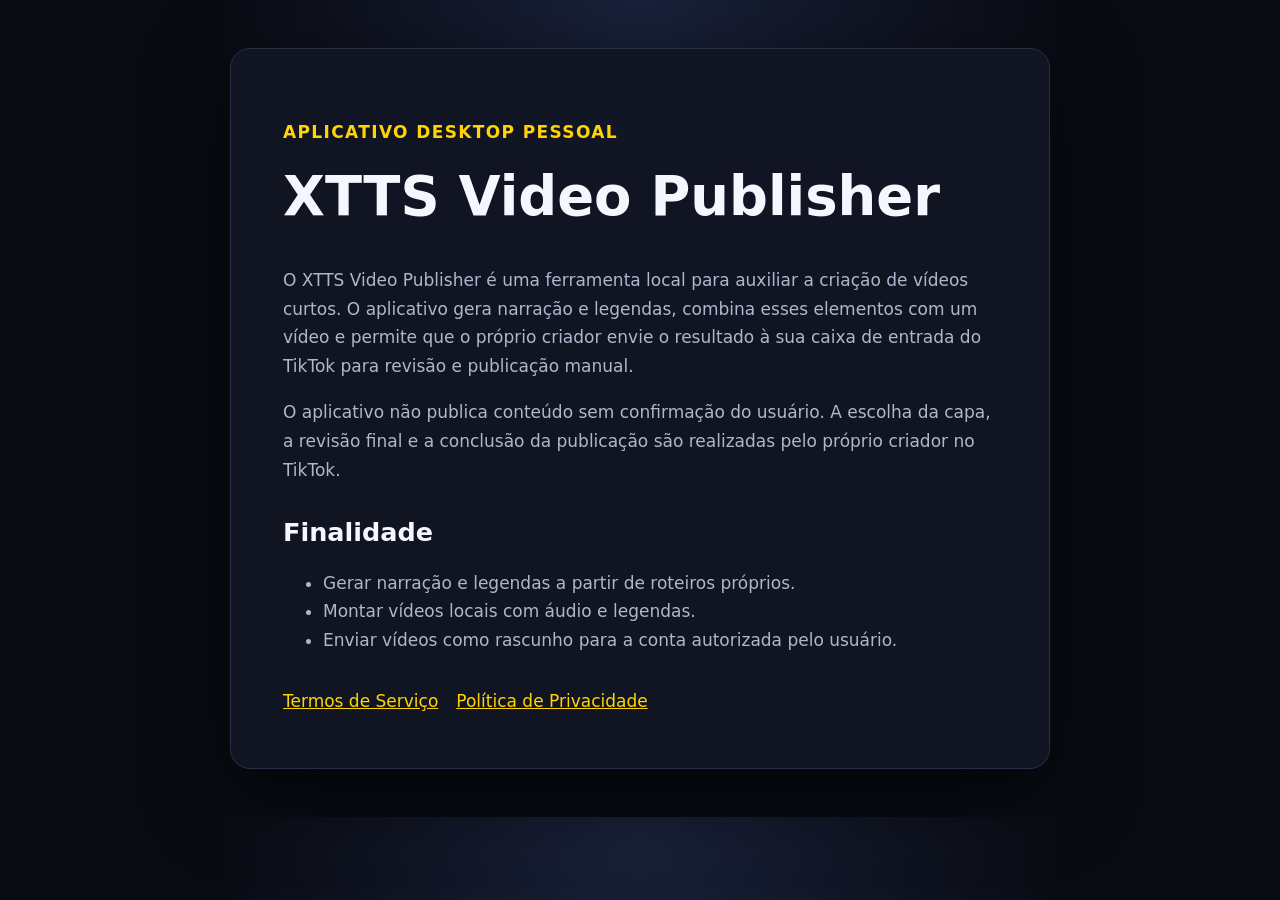
<file: index.html>
<!doctype html>
<html lang="pt-BR">
<head>
  <meta charset="utf-8">
  <meta name="viewport" content="width=device-width, initial-scale=1">
  <meta name="description" content="Página oficial do XTTS Video Publisher.">
  <title>XTTS Video Publisher</title>
  <link rel="stylesheet" href="style.css">
</head>
<body>
  <main>
    <p class="tag">Aplicativo desktop pessoal</p>
    <h1>XTTS Video Publisher</h1>
    <p>
      O XTTS Video Publisher é uma ferramenta local para auxiliar a criação de
      vídeos curtos. O aplicativo gera narração e legendas, combina esses
      elementos com um vídeo e permite que o próprio criador envie o resultado
      à sua caixa de entrada do TikTok para revisão e publicação manual.
    </p>
    <p>
      O aplicativo não publica conteúdo sem confirmação do usuário. A escolha
      da capa, a revisão final e a conclusão da publicação são realizadas pelo
      próprio criador no TikTok.
    </p>
    <h2>Finalidade</h2>
    <ul>
      <li>Gerar narração e legendas a partir de roteiros próprios.</li>
      <li>Montar vídeos locais com áudio e legendas.</li>
      <li>Enviar vídeos como rascunho para a conta autorizada pelo usuário.</li>
    </ul>
    <nav aria-label="Documentos legais">
      <a href="termos.html">Termos de Serviço</a>
      <a href="privacidade.html">Política de Privacidade</a>
    </nav>
  </main>
</body>
</html>
</file>
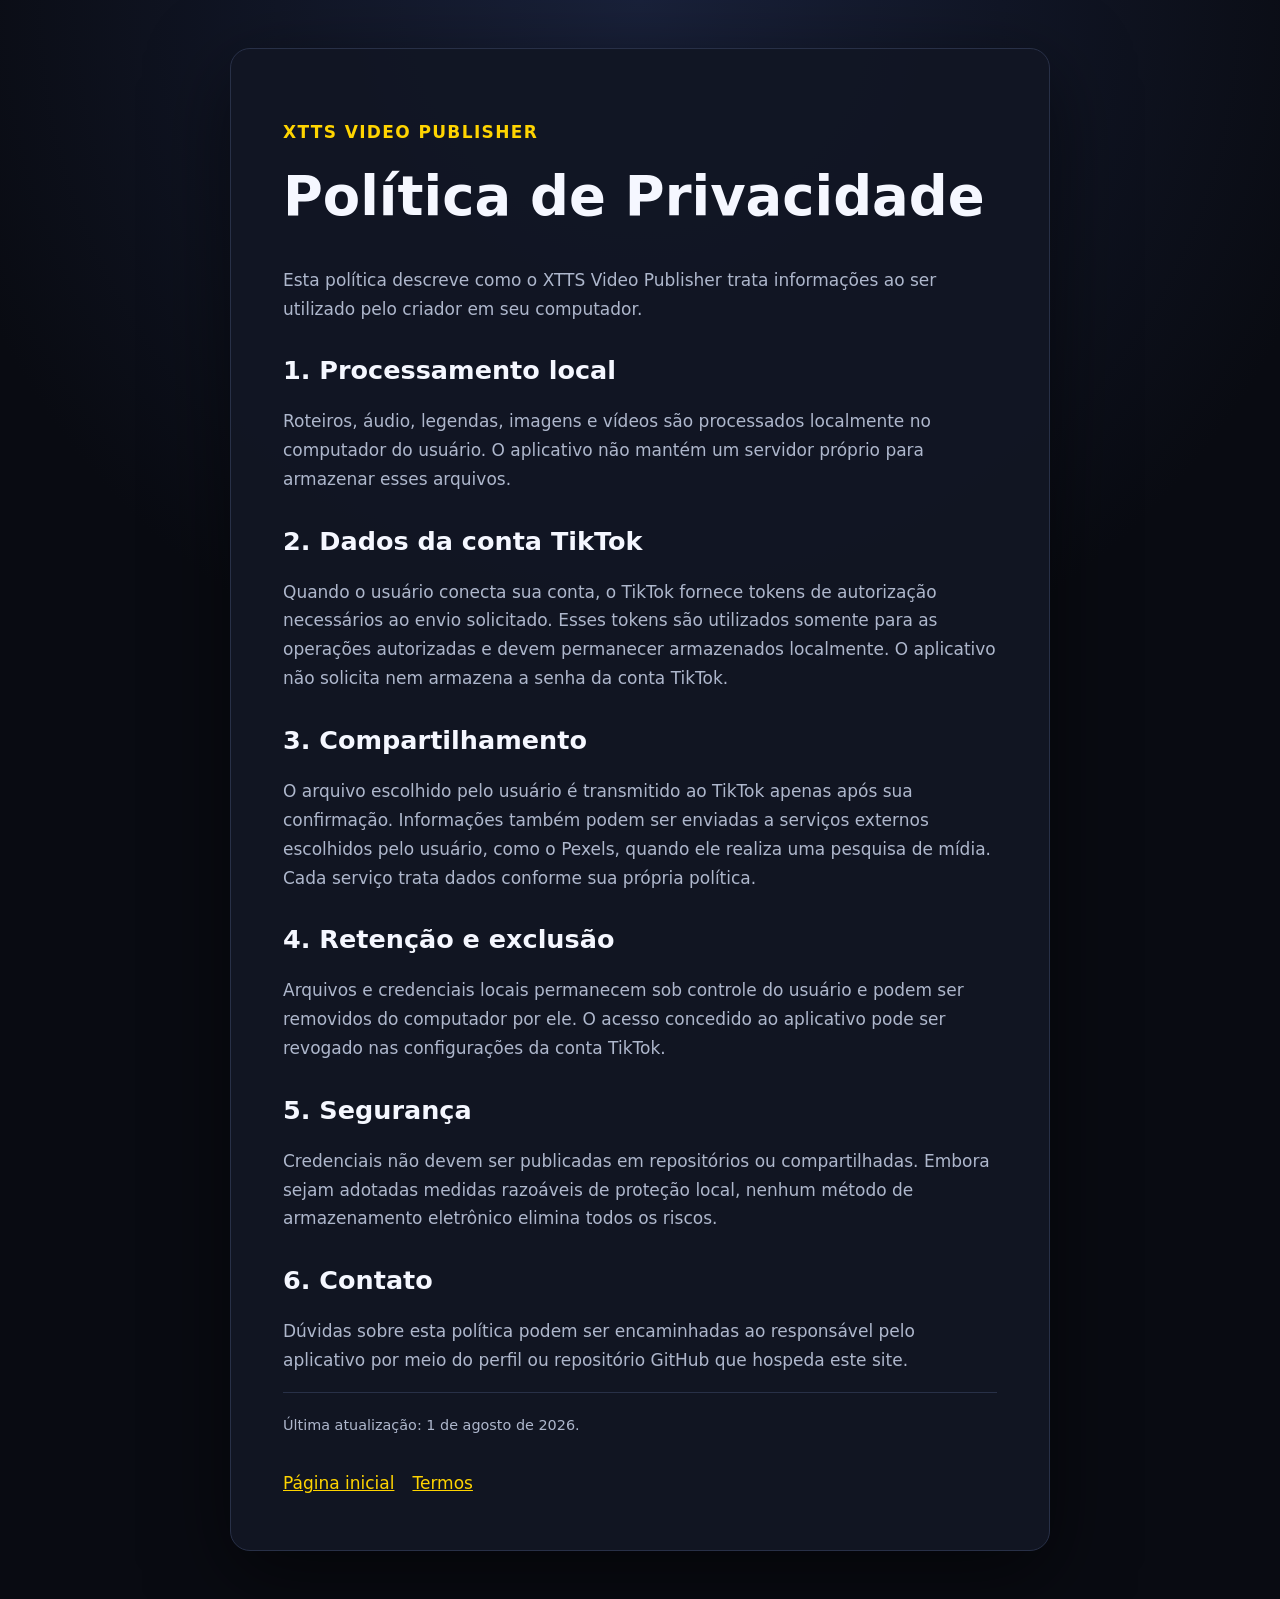
<file: privacidade.html>
<!doctype html>
<html lang="pt-BR">
<head>
  <meta charset="utf-8">
  <meta name="viewport" content="width=device-width, initial-scale=1">
  <meta name="description" content="Política de Privacidade do XTTS Video Publisher.">
  <title>Política de Privacidade — XTTS Video Publisher</title>
  <link rel="stylesheet" href="style.css">
</head>
<body>
  <main>
    <p class="tag">XTTS Video Publisher</p>
    <h1>Política de Privacidade</h1>
    <p>
      Esta política descreve como o XTTS Video Publisher trata informações ao
      ser utilizado pelo criador em seu computador.
    </p>

    <h2>1. Processamento local</h2>
    <p>
      Roteiros, áudio, legendas, imagens e vídeos são processados localmente no
      computador do usuário. O aplicativo não mantém um servidor próprio para
      armazenar esses arquivos.
    </p>

    <h2>2. Dados da conta TikTok</h2>
    <p>
      Quando o usuário conecta sua conta, o TikTok fornece tokens de autorização
      necessários ao envio solicitado. Esses tokens são utilizados somente para
      as operações autorizadas e devem permanecer armazenados localmente. O
      aplicativo não solicita nem armazena a senha da conta TikTok.
    </p>

    <h2>3. Compartilhamento</h2>
    <p>
      O arquivo escolhido pelo usuário é transmitido ao TikTok apenas após sua
      confirmação. Informações também podem ser enviadas a serviços externos
      escolhidos pelo usuário, como o Pexels, quando ele realiza uma pesquisa de
      mídia. Cada serviço trata dados conforme sua própria política.
    </p>

    <h2>4. Retenção e exclusão</h2>
    <p>
      Arquivos e credenciais locais permanecem sob controle do usuário e podem
      ser removidos do computador por ele. O acesso concedido ao aplicativo pode
      ser revogado nas configurações da conta TikTok.
    </p>

    <h2>5. Segurança</h2>
    <p>
      Credenciais não devem ser publicadas em repositórios ou compartilhadas.
      Embora sejam adotadas medidas razoáveis de proteção local, nenhum método
      de armazenamento eletrônico elimina todos os riscos.
    </p>

    <h2>6. Contato</h2>
    <p>
      Dúvidas sobre esta política podem ser encaminhadas ao responsável pelo
      aplicativo por meio do perfil ou repositório GitHub que hospeda este site.
    </p>

    <p class="updated">Última atualização: 1 de agosto de 2026.</p>
    <nav><a href="index.html">Página inicial</a><a href="termos.html">Termos</a></nav>
  </main>
</body>
</html>
</file>
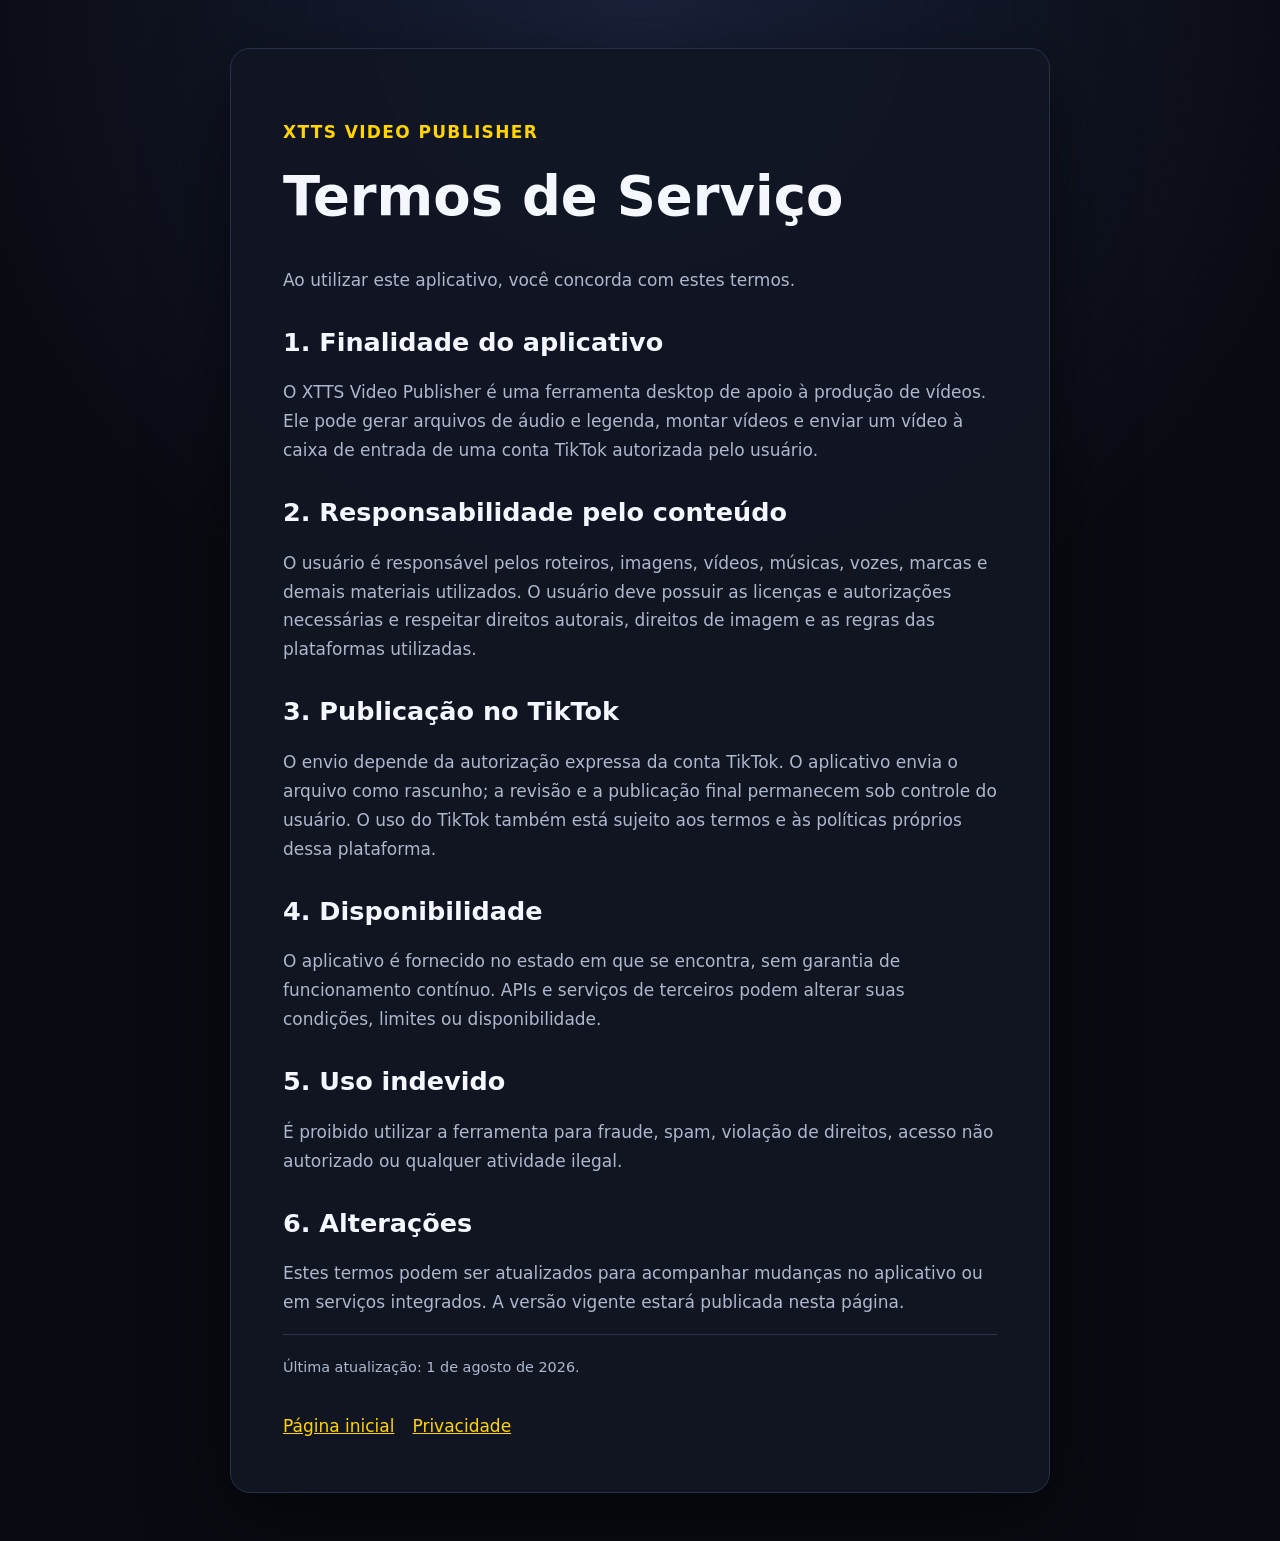
<file: termos.html>
<!doctype html>
<html lang="pt-BR">
<head>
  <meta charset="utf-8">
  <meta name="viewport" content="width=device-width, initial-scale=1">
  <meta name="description" content="Termos de Serviço do XTTS Video Publisher.">
  <title>Termos de Serviço — XTTS Video Publisher</title>
  <link rel="stylesheet" href="style.css">
</head>
<body>
  <main>
    <p class="tag">XTTS Video Publisher</p>
    <h1>Termos de Serviço</h1>
    <p>Ao utilizar este aplicativo, você concorda com estes termos.</p>

    <h2>1. Finalidade do aplicativo</h2>
    <p>
      O XTTS Video Publisher é uma ferramenta desktop de apoio à produção de
      vídeos. Ele pode gerar arquivos de áudio e legenda, montar vídeos e enviar
      um vídeo à caixa de entrada de uma conta TikTok autorizada pelo usuário.
    </p>

    <h2>2. Responsabilidade pelo conteúdo</h2>
    <p>
      O usuário é responsável pelos roteiros, imagens, vídeos, músicas, vozes,
      marcas e demais materiais utilizados. O usuário deve possuir as licenças
      e autorizações necessárias e respeitar direitos autorais, direitos de
      imagem e as regras das plataformas utilizadas.
    </p>

    <h2>3. Publicação no TikTok</h2>
    <p>
      O envio depende da autorização expressa da conta TikTok. O aplicativo
      envia o arquivo como rascunho; a revisão e a publicação final permanecem
      sob controle do usuário. O uso do TikTok também está sujeito aos termos e
      às políticas próprios dessa plataforma.
    </p>

    <h2>4. Disponibilidade</h2>
    <p>
      O aplicativo é fornecido no estado em que se encontra, sem garantia de
      funcionamento contínuo. APIs e serviços de terceiros podem alterar suas
      condições, limites ou disponibilidade.
    </p>

    <h2>5. Uso indevido</h2>
    <p>
      É proibido utilizar a ferramenta para fraude, spam, violação de direitos,
      acesso não autorizado ou qualquer atividade ilegal.
    </p>

    <h2>6. Alterações</h2>
    <p>
      Estes termos podem ser atualizados para acompanhar mudanças no aplicativo
      ou em serviços integrados. A versão vigente estará publicada nesta página.
    </p>

    <p class="updated">Última atualização: 1 de agosto de 2026.</p>
    <nav><a href="index.html">Página inicial</a><a href="privacidade.html">Privacidade</a></nav>
  </main>
</body>
</html>
</file>
<file: style.css>
:root {
  color-scheme: dark;
  --background: #090b12;
  --panel: #121624;
  --text: #f5f7ff;
  --muted: #aeb7cc;
  --accent: #ffd400;
  --line: #283047;
}

* { box-sizing: border-box; }

body {
  margin: 0;
  background: radial-gradient(circle at top, #19213a 0, var(--background) 42%);
  color: var(--text);
  font: 17px/1.7 system-ui, -apple-system, "Segoe UI", sans-serif;
}

main {
  width: min(820px, calc(100% - 32px));
  margin: 48px auto;
  padding: clamp(24px, 5vw, 52px);
  background: color-mix(in srgb, var(--panel) 94%, transparent);
  border: 1px solid var(--line);
  border-radius: 20px;
  box-shadow: 0 24px 80px #0008;
}

h1, h2 { line-height: 1.2; }
h1 { margin-top: 0; font-size: clamp(2rem, 6vw, 3.4rem); }
h2 { margin-top: 2rem; }
p, li { color: var(--muted); }
a { color: var(--accent); }
nav { display: flex; flex-wrap: wrap; gap: 18px; margin-top: 32px; }
.tag { color: var(--accent); font-weight: 700; letter-spacing: .08em; text-transform: uppercase; }
.updated { padding-top: 20px; border-top: 1px solid var(--line); font-size: .9rem; }
</file>
